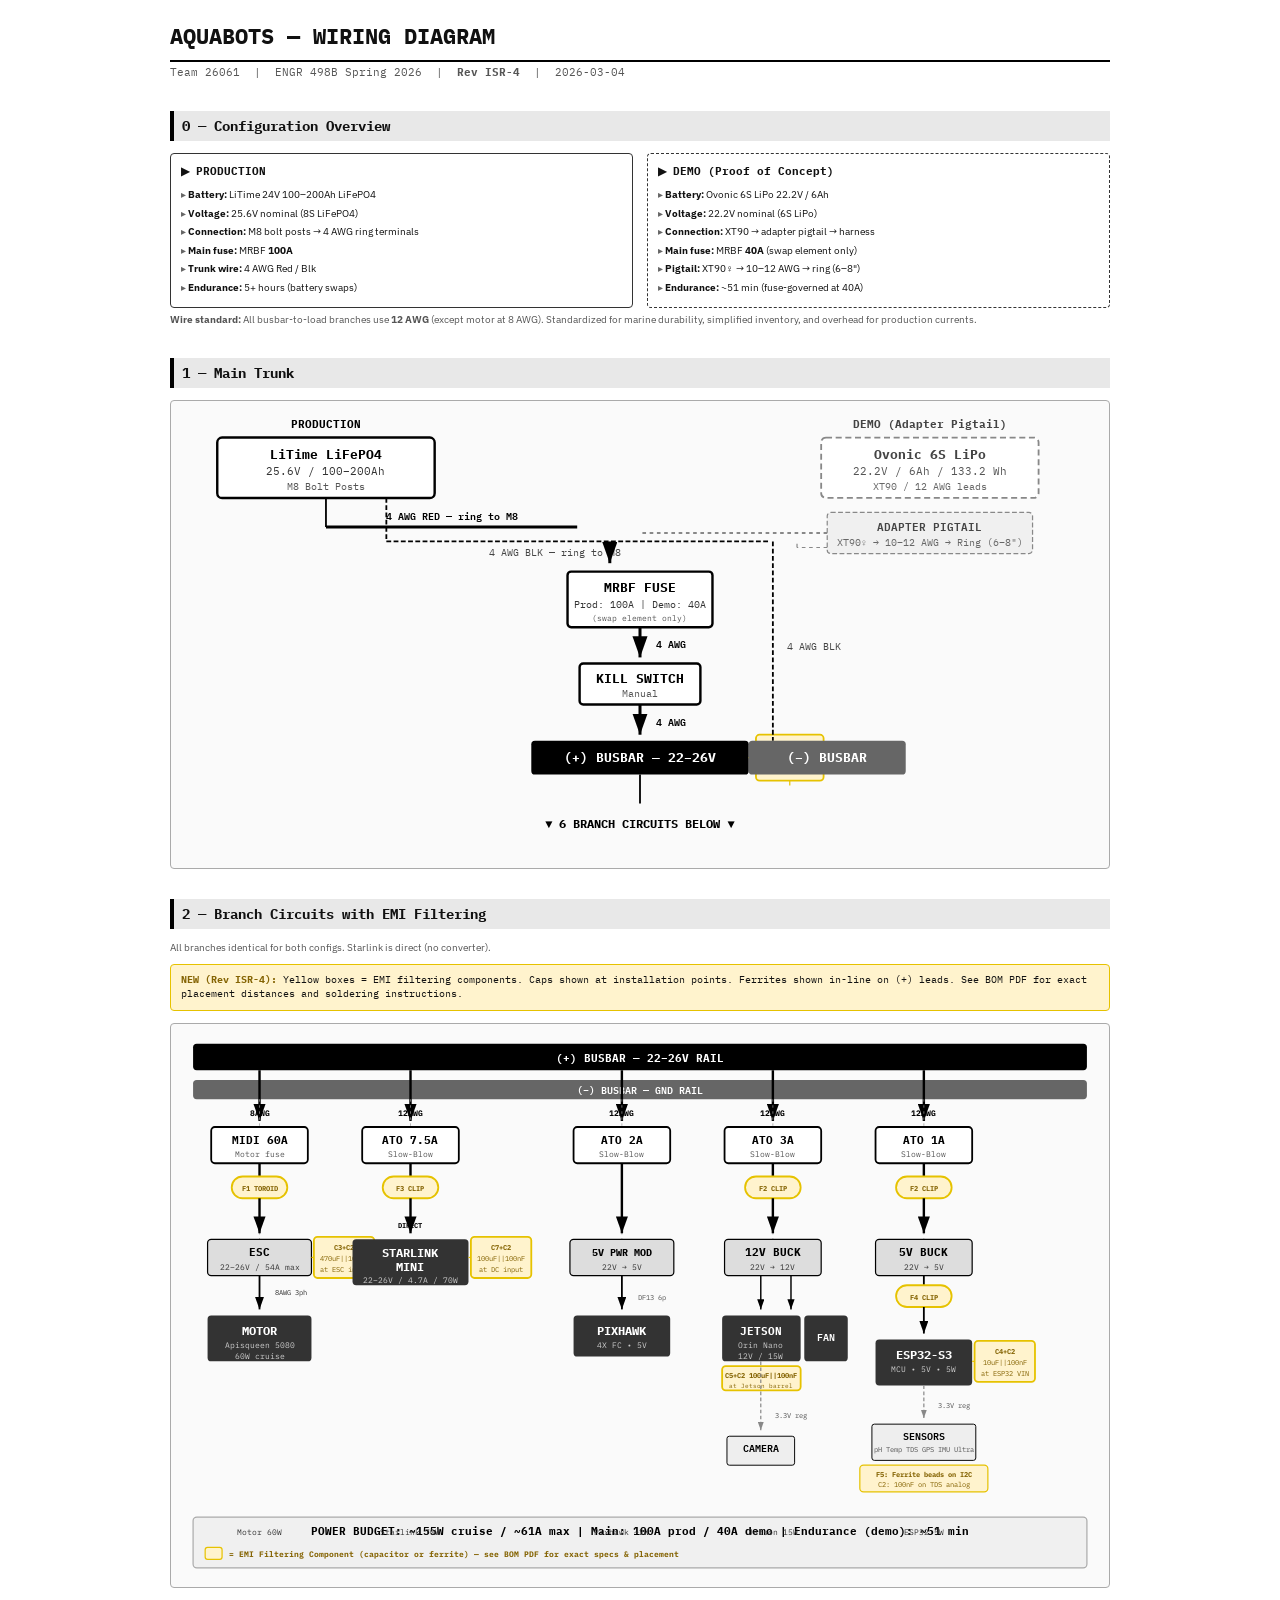
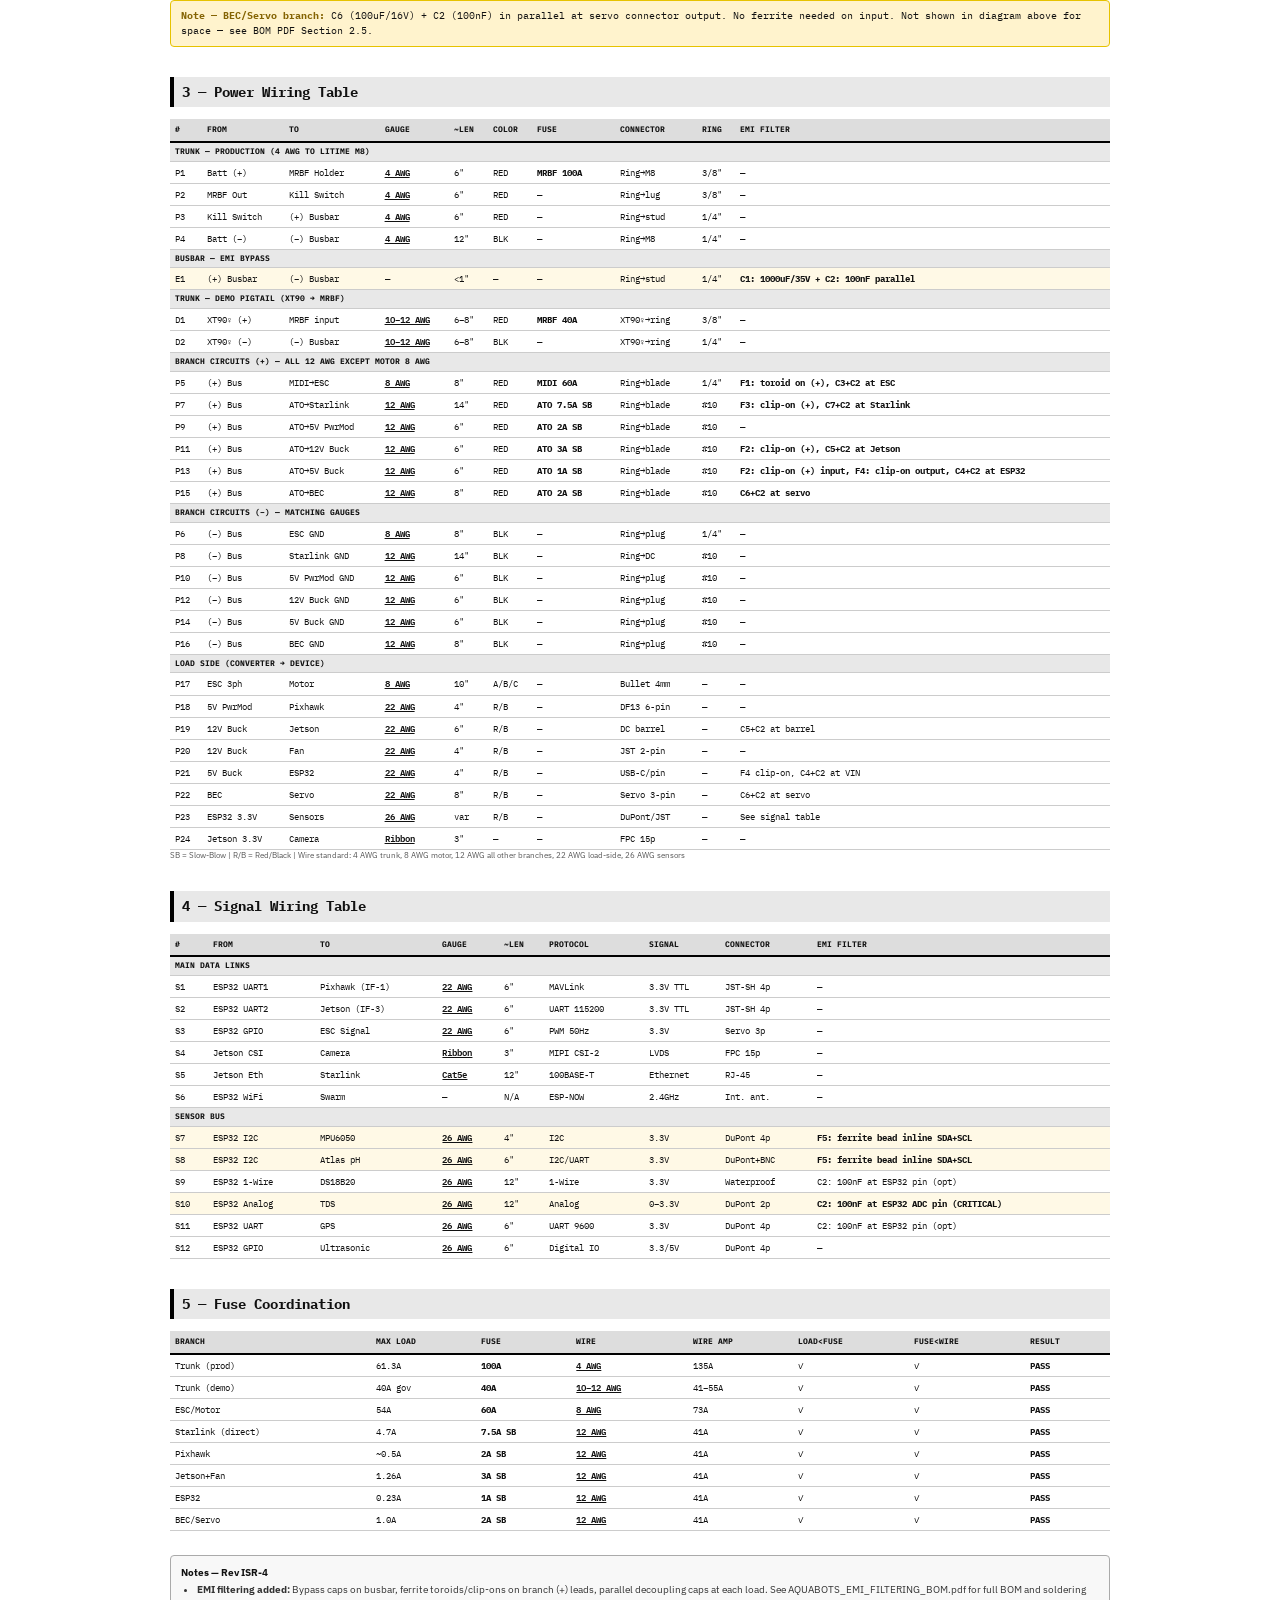
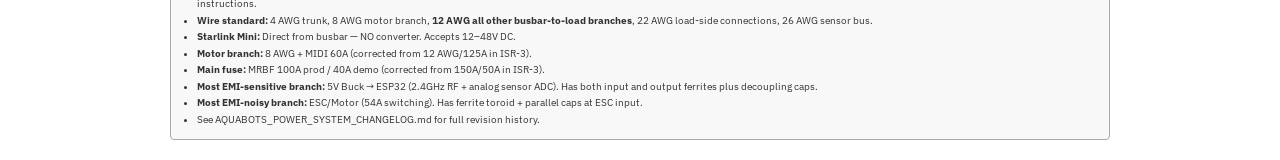
<file: docs/AQUABOTS_WIRING_DIAGRAM.html>
<!DOCTYPE html>
<html lang="en">
<head>
<meta charset="UTF-8">
<meta name="viewport" content="width=device-width, initial-scale=1.0">
<title>AQUABOTS Wiring Diagram — Rev ISR-4</title>
<style>
  @import url('https://fonts.googleapis.com/css2?family=IBM+Plex+Mono:wght@400;500;600;700&family=IBM+Plex+Sans:wght@400;500;600;700&display=swap');
  *{margin:0;padding:0;box-sizing:border-box}
  body{background:#fff;color:#111;font-family:'IBM Plex Sans',sans-serif;line-height:1.45;padding:20px}
  .container{max-width:940px;margin:0 auto}
  h1{font-family:'IBM Plex Mono',monospace;font-size:22px;font-weight:700;border-bottom:2px solid #000;padding-bottom:8px;margin-bottom:3px}
  .subtitle{font-family:'IBM Plex Mono',monospace;font-size:11px;color:#555;margin-bottom:24px}
  h2{font-family:'IBM Plex Mono',monospace;font-size:14px;font-weight:700;margin:30px 0 12px;padding:5px 8px;background:#e8e8e8;border-left:4px solid #000}
  svg text{font-family:'IBM Plex Mono',monospace}
  .diagram-wrap{border:1px solid #aaa;border-radius:4px;padding:10px;margin:12px 0;background:#fafafa}
  .diagram-wrap svg{width:100%;height:auto;display:block}
  .legend{display:flex;flex-wrap:wrap;gap:16px;margin:8px 0;font-size:10px;font-family:'IBM Plex Mono',monospace;color:#333}
  .legend-item{display:flex;align-items:center;gap:5px}
  .config-grid{display:grid;grid-template-columns:1fr 1fr;gap:14px;margin-top:8px}
  .config-card{padding:10px;border-radius:4px;border:1.5px solid #333}
  .config-card.demo{border-style:dashed}
  .config-card h4{font-family:'IBM Plex Mono',monospace;font-size:11px;margin-bottom:6px;font-weight:700}
  .config-card ul{list-style:none;padding:0}
  .config-card li{font-size:10px;padding:2px 0}
  .config-card li::before{content:"▸ ";color:#666}
  table{width:100%;border-collapse:collapse;font-size:9px;font-family:'IBM Plex Mono',monospace}
  thead th{background:#ddd;font-weight:700;text-align:left;padding:5px;border-bottom:2px solid #000;font-size:8px;text-transform:uppercase;white-space:nowrap}
  tbody td{padding:4px 5px;border-bottom:1px solid #ccc}
  .section-row td{background:#e8e8e8;font-weight:700;font-size:8px;text-transform:uppercase;padding:3px 5px}
  .wire-gauge{font-weight:600;text-decoration:underline}
  .fuse-val{font-weight:700}
  .demo-note{font-style:italic;font-size:8px}
  .notes{margin-top:24px;padding:10px;border:1px solid #aaa;border-radius:4px;font-size:10px;background:#f8f8f8}
  .notes li{margin:2px 0 2px 16px;color:#333}
  .emi-note{background:#fff3cd;border:1px solid #e6c200;border-radius:4px;padding:8px 10px;margin:8px 0;font-size:10px;font-family:'IBM Plex Mono',monospace}
  .emi-note strong{color:#856404}
  @media print{@page{size:letter;margin:0.4in}body{padding:0;font-size:9pt}h2{page-break-after:avoid}.diagram-wrap{page-break-inside:avoid}.notes{page-break-inside:avoid}tr{page-break-inside:avoid}}
</style>
</head>
<body>
<div class="container">

<h1>AQUABOTS — WIRING DIAGRAM</h1>
<div class="subtitle">Team 26061 &nbsp;|&nbsp; ENGR 498B Spring 2026 &nbsp;|&nbsp; <strong>Rev ISR-4</strong> &nbsp;|&nbsp; 2026-03-04</div>

<h2>0 — Configuration Overview</h2>
<div class="config-grid">
  <div class="config-card">
    <h4>▶ PRODUCTION</h4>
    <ul>
      <li><strong>Battery:</strong> LiTime 24V 100–200Ah LiFePO4</li>
      <li><strong>Voltage:</strong> 25.6V nominal (8S LiFePO4)</li>
      <li><strong>Connection:</strong> M8 bolt posts → 4 AWG ring terminals</li>
      <li><strong>Main fuse:</strong> MRBF <strong>100A</strong></li>
      <li><strong>Trunk wire:</strong> 4 AWG Red / Blk</li>
      <li><strong>Endurance:</strong> 5+ hours (battery swaps)</li>
    </ul>
  </div>
  <div class="config-card demo">
    <h4>▶ DEMO (Proof of Concept)</h4>
    <ul>
      <li><strong>Battery:</strong> Ovonic 6S LiPo 22.2V / 6Ah</li>
      <li><strong>Voltage:</strong> 22.2V nominal (6S LiPo)</li>
      <li><strong>Connection:</strong> XT90 → adapter pigtail → harness</li>
      <li><strong>Main fuse:</strong> MRBF <strong>40A</strong> (swap element only)</li>
      <li><strong>Pigtail:</strong> XT90♀ → 10–12 AWG → ring (6–8")</li>
      <li><strong>Endurance:</strong> ~51 min (fuse-governed at 40A)</li>
    </ul>
  </div>
</div>
<p style="font-size:10px;color:#555;margin-top:5px;"><strong>Wire standard:</strong> All busbar-to-load branches use <strong>12 AWG</strong> (except motor at 8 AWG). Standardized for marine durability, simplified inventory, and overhead for production currents.</p>

<h2>1 — Main Trunk</h2>
<div class="diagram-wrap">
<svg viewBox="0 0 760 370" xmlns="http://www.w3.org/2000/svg">
  <defs><marker id="ah-s" markerWidth="7" markerHeight="5" refX="7" refY="2.5" orient="auto"><path d="M0,0 L7,2.5 L0,5 Z" fill="#000"/></marker></defs>

  <text x="120" y="14" text-anchor="middle" fill="#000" font-size="9" font-weight="700">PRODUCTION</text>
  <rect x="30" y="22" width="180" height="50" rx="4" fill="#fff" stroke="#000" stroke-width="2"/>
  <text x="120" y="40" text-anchor="middle" fill="#000" font-size="11" font-weight="700">LiTime LiFePO4</text>
  <text x="120" y="53" text-anchor="middle" fill="#333" font-size="9">25.6V / 100–200Ah</text>
  <text x="120" y="65" text-anchor="middle" fill="#555" font-size="8">M8 Bolt Posts</text>

  <line x1="120" y1="72" x2="120" y2="96" stroke="#000" stroke-width="1.5"/>
  <line x1="120" y1="96" x2="328" y2="96" stroke="#000" stroke-width="2.5"/>
  <text x="224" y="90" text-anchor="middle" fill="#000" font-size="8" font-weight="600">4 AWG RED — ring to M8</text>
  <line x1="170" y1="72" x2="170" y2="108" stroke="#000" stroke-width="1.5" stroke-dasharray="4,2"/>
  <line x1="170" y1="108" x2="486" y2="108" stroke="#000" stroke-width="1.5" stroke-dasharray="4,2"/>
  <text x="310" y="120" text-anchor="middle" fill="#444" font-size="8">4 AWG BLK — ring to M8</text>

  <text x="620" y="14" text-anchor="middle" fill="#444" font-size="9" font-weight="700">DEMO (Adapter Pigtail)</text>
  <rect x="530" y="22" width="180" height="50" rx="4" fill="#fff" stroke="#888" stroke-width="1.5" stroke-dasharray="5,3"/>
  <text x="620" y="40" text-anchor="middle" fill="#444" font-size="11" font-weight="700">Ovonic 6S LiPo</text>
  <text x="620" y="53" text-anchor="middle" fill="#555" font-size="9">22.2V / 6Ah / 133.2 Wh</text>
  <text x="620" y="65" text-anchor="middle" fill="#666" font-size="8">XT90 / 12 AWG leads</text>

  <rect x="535" y="84" width="170" height="34" rx="3" fill="#f0f0f0" stroke="#888" stroke-width="1" stroke-dasharray="4,2"/>
  <text x="620" y="99" text-anchor="middle" fill="#444" font-size="9" font-weight="600">ADAPTER PIGTAIL</text>
  <text x="620" y="112" text-anchor="middle" fill="#666" font-size="8">XT90♀ → 10–12 AWG → Ring (6–8")</text>
  <line x1="535" y1="101" x2="380" y2="101" stroke="#888" stroke-width="1.5" stroke-dasharray="3,3"/>
  <line x1="535" y1="113" x2="510" y2="113" stroke="#888" stroke-width="1" stroke-dasharray="3,3"/>
  <line x1="510" y1="113" x2="510" y2="108" stroke="#888" stroke-width="1" stroke-dasharray="3,3"/>

  <rect x="320" y="133" width="120" height="46" rx="3" fill="#fff" stroke="#000" stroke-width="2"/>
  <text x="380" y="150" text-anchor="middle" fill="#000" font-size="11" font-weight="700">MRBF FUSE</text>
  <text x="380" y="163" text-anchor="middle" fill="#333" font-size="8">Prod: 100A | Demo: 40A</text>
  <text x="380" y="174" text-anchor="middle" fill="#555" font-size="7">(swap element only)</text>
  <line x1="355" y1="108" x2="355" y2="126" stroke="#000" stroke-width="2.5" marker-end="url(#ah-s)"/>

  <line x1="380" y1="179" x2="380" y2="204" stroke="#000" stroke-width="2.5" marker-end="url(#ah-s)"/>
  <text x="393" y="196" fill="#000" font-size="8" font-weight="600">4 AWG</text>

  <rect x="330" y="209" width="100" height="34" rx="3" fill="#fff" stroke="#000" stroke-width="2"/>
  <text x="380" y="225" text-anchor="middle" fill="#000" font-size="11" font-weight="700">KILL SWITCH</text>
  <text x="380" y="237" text-anchor="middle" fill="#555" font-size="8">Manual</text>

  <line x1="380" y1="243" x2="380" y2="268" stroke="#000" stroke-width="2.5" marker-end="url(#ah-s)"/>
  <text x="393" y="261" fill="#000" font-size="8" font-weight="600">4 AWG</text>

  <rect x="290" y="273" width="180" height="28" rx="3" fill="#000"/>
  <text x="380" y="291" text-anchor="middle" fill="#fff" font-size="11" font-weight="700">(+) BUSBAR — 22–26V</text>

  <!-- EMI: Busbar bypass caps C1 + C2 -->
  <rect x="476" y="268" width="56" height="38" rx="3" fill="#fff3cd" stroke="#e6c200" stroke-width="1.5"/>
  <text x="504" y="280" text-anchor="middle" fill="#856404" font-size="7" font-weight="700">C1+C2</text>
  <text x="504" y="289" text-anchor="middle" fill="#856404" font-size="6">1000uF||100nF</text>
  <text x="504" y="298" text-anchor="middle" fill="#856404" font-size="6">PARALLEL</text>
  <line x1="476" y1="287" x2="470" y2="287" stroke="#e6c200" stroke-width="1"/>
  <line x1="504" y1="306" x2="504" y2="310" stroke="#e6c200" stroke-width="1"/>

  <line x1="490" y1="108" x2="490" y2="273" stroke="#000" stroke-width="1.5" stroke-dasharray="4,2"/>
  <text x="502" y="198" fill="#444" font-size="8">4 AWG BLK</text>

  <rect x="470" y="273" width="130" height="28" rx="3" fill="#666"/>
  <text x="535" y="291" text-anchor="middle" fill="#fff" font-size="11" font-weight="700">(−) BUSBAR</text>

  <line x1="380" y1="301" x2="380" y2="325" stroke="#000" stroke-width="1.5"/>
  <text x="380" y="345" text-anchor="middle" fill="#000" font-size="10" font-weight="700">▼  6 BRANCH CIRCUITS BELOW  ▼</text>
</svg>
</div>

<h2>2 — Branch Circuits with EMI Filtering</h2>
<p style="font-size:10px;color:#555;margin-bottom:4px;">All branches identical for both configs. Starlink is direct (no converter).</p>
<div class="emi-note"><strong>NEW (Rev ISR-4):</strong> Yellow boxes = EMI filtering components. Caps shown at installation points. Ferrites shown in-line on (+) leads. See BOM PDF for exact placement distances and soldering instructions.</div>

<div class="diagram-wrap">
<svg viewBox="0 0 760 450" xmlns="http://www.w3.org/2000/svg">
  <defs>
    <marker id="b-s" markerWidth="7" markerHeight="5" refX="7" refY="2.5" orient="auto"><path d="M0,0 L7,2.5 L0,5 Z" fill="#000"/></marker>
    <marker id="b-g" markerWidth="7" markerHeight="5" refX="7" refY="2.5" orient="auto"><path d="M0,0 L7,2.5 L0,5 Z" fill="#888"/></marker>
  </defs>

  <!-- Busbars -->
  <rect x="10" y="8" width="740" height="22" rx="3" fill="#000"/>
  <text x="380" y="23" text-anchor="middle" fill="#fff" font-size="9" font-weight="700">(+) BUSBAR — 22–26V RAIL</text>
  <rect x="10" y="38" width="740" height="16" rx="3" fill="#666"/>
  <text x="380" y="50" text-anchor="middle" fill="#fff" font-size="8" font-weight="600">(−) BUSBAR — GND RAIL</text>

  <!-- ===== BRANCH 1: Motor — 8 AWG ===== -->
  <line x1="65" y1="30" x2="65" y2="72" stroke="#000" stroke-width="2" marker-end="url(#b-s)"/>
  <text x="65" y="68" text-anchor="middle" fill="#000" font-size="7" font-weight="700">8AWG</text>
  <line x1="65" y1="54" x2="65" y2="175" stroke="#999" stroke-width="0.6" stroke-dasharray="2,3"/>
  <rect x="25" y="77" width="80" height="30" rx="3" fill="#fff" stroke="#000" stroke-width="1.5"/>
  <text x="65" y="91" text-anchor="middle" fill="#000" font-size="9" font-weight="700">MIDI 60A</text>
  <text x="65" y="102" text-anchor="middle" fill="#555" font-size="7">Motor fuse</text>
  <line x1="65" y1="107" x2="65" y2="118" stroke="#000" stroke-width="2"/>

  <!-- EMI: Ferrite toroid F1 on ESC (+) lead -->
  <rect x="42" y="118" width="46" height="18" rx="9" fill="#fff3cd" stroke="#e6c200" stroke-width="1.5"/>
  <text x="65" y="130" text-anchor="middle" fill="#856404" font-size="6" font-weight="700">F1 TOROID</text>
  <line x1="65" y1="136" x2="65" y2="165" stroke="#000" stroke-width="2" marker-end="url(#b-s)"/>

  <rect x="22" y="170" width="86" height="30" rx="3" fill="#ddd" stroke="#000"/>
  <text x="65" y="184" text-anchor="middle" fill="#000" font-size="9" font-weight="700">ESC</text>
  <text x="65" y="195" text-anchor="middle" fill="#333" font-size="7">22–26V / 54A max</text>

  <!-- EMI: Caps C3+C2 at ESC input -->
  <rect x="110" y="168" width="50" height="34" rx="3" fill="#fff3cd" stroke="#e6c200" stroke-width="1.5"/>
  <text x="135" y="179" text-anchor="middle" fill="#856404" font-size="6" font-weight="700">C3+C2</text>
  <text x="135" y="188" text-anchor="middle" fill="#856404" font-size="5.5">470uF||100nF</text>
  <text x="135" y="197" text-anchor="middle" fill="#856404" font-size="5.5">at ESC input</text>
  <line x1="110" y1="185" x2="108" y2="185" stroke="#e6c200" stroke-width="1"/>

  <line x1="65" y1="200" x2="65" y2="228" stroke="#000" stroke-width="1.5" marker-end="url(#b-s)"/>
  <text x="78" y="216" fill="#333" font-size="6">8AWG 3ph</text>
  <rect x="22" y="233" width="86" height="38" rx="3" fill="#333"/>
  <text x="65" y="249" text-anchor="middle" fill="#fff" font-size="10" font-weight="700">MOTOR</text>
  <text x="65" y="260" text-anchor="middle" fill="#ccc" font-size="7">Apisqueen 5080</text>
  <text x="65" y="269" text-anchor="middle" fill="#ccc" font-size="7">60W cruise</text>

  <!-- ===== BRANCH 2: Starlink DIRECT — 12 AWG ===== -->
  <line x1="190" y1="30" x2="190" y2="72" stroke="#000" stroke-width="2" marker-end="url(#b-s)"/>
  <text x="190" y="68" text-anchor="middle" fill="#000" font-size="7" font-weight="700">12AWG</text>
  <line x1="190" y1="54" x2="190" y2="137" stroke="#999" stroke-width="0.6" stroke-dasharray="2,3"/>
  <rect x="150" y="77" width="80" height="30" rx="3" fill="#fff" stroke="#000" stroke-width="1.5"/>
  <text x="190" y="91" text-anchor="middle" fill="#000" font-size="9" font-weight="700">ATO 7.5A</text>
  <text x="190" y="102" text-anchor="middle" fill="#555" font-size="7">Slow-Blow</text>
  <line x1="190" y1="107" x2="190" y2="118" stroke="#000" stroke-width="2"/>

  <!-- EMI: Clip-on ferrite F3 on Starlink (+) lead -->
  <rect x="167" y="118" width="46" height="18" rx="9" fill="#fff3cd" stroke="#e6c200" stroke-width="1.5"/>
  <text x="190" y="130" text-anchor="middle" fill="#856404" font-size="6" font-weight="700">F3 CLIP</text>
  <line x1="190" y1="136" x2="190" y2="165" stroke="#000" stroke-width="2" marker-end="url(#b-s)"/>
  <text x="190" y="161" text-anchor="middle" fill="#000" font-size="6" font-weight="700">DIRECT</text>

  <rect x="142" y="170" width="96" height="38" rx="3" fill="#333"/>
  <text x="190" y="185" text-anchor="middle" fill="#fff" font-size="10" font-weight="700">STARLINK</text>
  <text x="190" y="196" text-anchor="middle" fill="#fff" font-size="10" font-weight="700">MINI</text>
  <text x="190" y="206" text-anchor="middle" fill="#ccc" font-size="7">22–26V / 4.7A / 70W</text>

  <!-- EMI: Caps C7+C2 at Starlink input -->
  <rect x="240" y="168" width="50" height="34" rx="3" fill="#fff3cd" stroke="#e6c200" stroke-width="1.5"/>
  <text x="265" y="179" text-anchor="middle" fill="#856404" font-size="6" font-weight="700">C7+C2</text>
  <text x="265" y="188" text-anchor="middle" fill="#856404" font-size="5.5">100uF||100nF</text>
  <text x="265" y="197" text-anchor="middle" fill="#856404" font-size="5.5">at DC input</text>
  <line x1="240" y1="185" x2="238" y2="185" stroke="#e6c200" stroke-width="1"/>

  <!-- ===== BRANCH 3: 5V Pwr Mod → Pixhawk — 12 AWG ===== -->
  <line x1="365" y1="30" x2="365" y2="72" stroke="#000" stroke-width="2" marker-end="url(#b-s)"/>
  <text x="365" y="68" text-anchor="middle" fill="#000" font-size="7" font-weight="700">12AWG</text>
  <line x1="365" y1="54" x2="365" y2="175" stroke="#999" stroke-width="0.6" stroke-dasharray="2,3"/>
  <rect x="325" y="77" width="80" height="30" rx="3" fill="#fff" stroke="#000" stroke-width="1.5"/>
  <text x="365" y="91" text-anchor="middle" fill="#000" font-size="9" font-weight="700">ATO 2A</text>
  <text x="365" y="102" text-anchor="middle" fill="#555" font-size="7">Slow-Blow</text>
  <line x1="365" y1="107" x2="365" y2="165" stroke="#000" stroke-width="2" marker-end="url(#b-s)"/>
  <rect x="322" y="170" width="86" height="30" rx="3" fill="#ddd" stroke="#000"/>
  <text x="365" y="184" text-anchor="middle" fill="#000" font-size="8" font-weight="700">5V PWR MOD</text>
  <text x="365" y="195" text-anchor="middle" fill="#333" font-size="7">22V → 5V</text>
  <line x1="365" y1="200" x2="365" y2="228" stroke="#000" stroke-width="1.5" marker-end="url(#b-s)"/>
  <text x="378" y="220" fill="#555" font-size="6">DF13 6p</text>
  <rect x="325" y="233" width="80" height="34" rx="3" fill="#333"/>
  <text x="365" y="249" text-anchor="middle" fill="#fff" font-size="10" font-weight="700">PIXHAWK</text>
  <text x="365" y="260" text-anchor="middle" fill="#ccc" font-size="7">4X FC • 5V</text>

  <!-- ===== BRANCH 4: 12V Buck → Jetson — 12 AWG ===== -->
  <line x1="490" y1="30" x2="490" y2="72" stroke="#000" stroke-width="2" marker-end="url(#b-s)"/>
  <text x="490" y="68" text-anchor="middle" fill="#000" font-size="7" font-weight="700">12AWG</text>
  <line x1="490" y1="54" x2="490" y2="175" stroke="#999" stroke-width="0.6" stroke-dasharray="2,3"/>
  <rect x="450" y="77" width="80" height="30" rx="3" fill="#fff" stroke="#000" stroke-width="1.5"/>
  <text x="490" y="91" text-anchor="middle" fill="#000" font-size="9" font-weight="700">ATO 3A</text>
  <text x="490" y="102" text-anchor="middle" fill="#555" font-size="7">Slow-Blow</text>
  <line x1="490" y1="107" x2="490" y2="118" stroke="#000" stroke-width="2"/>

  <!-- EMI: Clip-on ferrite F2 on 12V Buck input (+) lead -->
  <rect x="467" y="118" width="46" height="18" rx="9" fill="#fff3cd" stroke="#e6c200" stroke-width="1.5"/>
  <text x="490" y="130" text-anchor="middle" fill="#856404" font-size="6" font-weight="700">F2 CLIP</text>
  <line x1="490" y1="136" x2="490" y2="165" stroke="#000" stroke-width="2" marker-end="url(#b-s)"/>

  <rect x="450" y="170" width="80" height="30" rx="3" fill="#ddd" stroke="#000"/>
  <text x="490" y="184" text-anchor="middle" fill="#000" font-size="9" font-weight="700">12V BUCK</text>
  <text x="490" y="195" text-anchor="middle" fill="#333" font-size="7">22V → 12V</text>
  <line x1="480" y1="200" x2="480" y2="228" stroke="#000" stroke-width="1.2" marker-end="url(#b-s)"/>
  <line x1="505" y1="200" x2="505" y2="228" stroke="#000" stroke-width="1.2" marker-end="url(#b-s)"/>

  <rect x="448" y="233" width="65" height="38" rx="3" fill="#333"/>
  <text x="480" y="249" text-anchor="middle" fill="#fff" font-size="9" font-weight="700">JETSON</text>
  <text x="480" y="260" text-anchor="middle" fill="#ccc" font-size="7">Orin Nano</text>
  <text x="480" y="269" text-anchor="middle" fill="#ccc" font-size="7">12V / 15W</text>
  <rect x="516" y="233" width="36" height="38" rx="3" fill="#333"/>
  <text x="534" y="254" text-anchor="middle" fill="#fff" font-size="8" font-weight="600">FAN</text>

  <!-- EMI: Caps C5+C2 at Jetson DC input -->
  <rect x="448" y="275" width="65" height="20" rx="3" fill="#fff3cd" stroke="#e6c200" stroke-width="1.5"/>
  <text x="480" y="285" text-anchor="middle" fill="#856404" font-size="5.5" font-weight="700">C5+C2 100uF||100nF</text>
  <text x="480" y="293" text-anchor="middle" fill="#856404" font-size="5">at Jetson barrel</text>

  <line x1="480" y1="271" x2="480" y2="328" stroke="#888" stroke-width="1" stroke-dasharray="3,2" marker-end="url(#b-g)"/>
  <text x="492" y="318" fill="#555" font-size="6">3.3V reg</text>
  <rect x="452" y="333" width="56" height="24" rx="2" fill="#eee" stroke="#000" stroke-width="0.8"/>
  <text x="480" y="346" text-anchor="middle" fill="#000" font-size="8" font-weight="600">CAMERA</text>

  <!-- ===== BRANCH 5: 5V Buck → ESP32 — 12 AWG ===== -->
  <line x1="615" y1="30" x2="615" y2="72" stroke="#000" stroke-width="2" marker-end="url(#b-s)"/>
  <text x="615" y="68" text-anchor="middle" fill="#000" font-size="7" font-weight="700">12AWG</text>
  <line x1="615" y1="54" x2="615" y2="175" stroke="#999" stroke-width="0.6" stroke-dasharray="2,3"/>
  <rect x="575" y="77" width="80" height="30" rx="3" fill="#fff" stroke="#000" stroke-width="1.5"/>
  <text x="615" y="91" text-anchor="middle" fill="#000" font-size="9" font-weight="700">ATO 1A</text>
  <text x="615" y="102" text-anchor="middle" fill="#555" font-size="7">Slow-Blow</text>
  <line x1="615" y1="107" x2="615" y2="118" stroke="#000" stroke-width="2"/>

  <!-- EMI: Clip-on ferrite F2 on 5V Buck input (+) lead -->
  <rect x="592" y="118" width="46" height="18" rx="9" fill="#fff3cd" stroke="#e6c200" stroke-width="1.5"/>
  <text x="615" y="130" text-anchor="middle" fill="#856404" font-size="6" font-weight="700">F2 CLIP</text>
  <line x1="615" y1="136" x2="615" y2="165" stroke="#000" stroke-width="2" marker-end="url(#b-s)"/>

  <rect x="575" y="170" width="80" height="30" rx="3" fill="#ddd" stroke="#000"/>
  <text x="615" y="184" text-anchor="middle" fill="#000" font-size="9" font-weight="700">5V BUCK</text>
  <text x="615" y="195" text-anchor="middle" fill="#333" font-size="7">22V → 5V</text>
  <line x1="615" y1="200" x2="615" y2="208" stroke="#000" stroke-width="1.5"/>

  <!-- EMI: Clip-on ferrite F4 on 5V Buck OUTPUT to ESP32 -->
  <rect x="592" y="208" width="46" height="18" rx="9" fill="#fff3cd" stroke="#e6c200" stroke-width="1.5"/>
  <text x="615" y="220" text-anchor="middle" fill="#856404" font-size="6" font-weight="700">F4 CLIP</text>
  <line x1="615" y1="226" x2="615" y2="248" stroke="#000" stroke-width="1.5" marker-end="url(#b-s)"/>

  <rect x="575" y="253" width="80" height="38" rx="3" fill="#333"/>
  <text x="615" y="269" text-anchor="middle" fill="#fff" font-size="10" font-weight="700">ESP32-S3</text>
  <text x="615" y="280" text-anchor="middle" fill="#ccc" font-size="7">MCU • 5V • 5W</text>

  <!-- EMI: Caps C4+C2 at ESP32 VIN -->
  <rect x="657" y="254" width="50" height="34" rx="3" fill="#fff3cd" stroke="#e6c200" stroke-width="1.5"/>
  <text x="682" y="265" text-anchor="middle" fill="#856404" font-size="6" font-weight="700">C4+C2</text>
  <text x="682" y="274" text-anchor="middle" fill="#856404" font-size="5.5">10uF||100nF</text>
  <text x="682" y="283" text-anchor="middle" fill="#856404" font-size="5.5">at ESP32 VIN</text>
  <line x1="657" y1="271" x2="655" y2="271" stroke="#e6c200" stroke-width="1"/>

  <line x1="615" y1="291" x2="615" y2="318" stroke="#888" stroke-width="1" stroke-dasharray="3,2" marker-end="url(#b-g)"/>
  <text x="627" y="310" fill="#555" font-size="6">3.3V reg</text>
  <rect x="572" y="323" width="86" height="30" rx="2" fill="#eee" stroke="#000" stroke-width="0.8"/>
  <text x="615" y="336" text-anchor="middle" fill="#000" font-size="8" font-weight="600">SENSORS</text>
  <text x="615" y="346" text-anchor="middle" fill="#555" font-size="6">pH Temp TDS GPS IMU Ultra</text>

  <!-- EMI: Sensor-level filtering note -->
  <rect x="562" y="357" width="106" height="22" rx="3" fill="#fff3cd" stroke="#e6c200" stroke-width="1"/>
  <text x="615" y="367" text-anchor="middle" fill="#856404" font-size="5.5" font-weight="700">F5: Ferrite beads on I2C</text>
  <text x="615" y="375" text-anchor="middle" fill="#856404" font-size="5.5">C2: 100nF on TDS analog</text>

  <!-- ===== BRANCH 6: BEC → Servo — 12 AWG ===== -->
  <!-- Shifted right slightly since branch 5 expanded -->
  <line x1="40" y1="400" x2="40" y2="400" stroke="none"/>

  <!-- Legend -->
  <rect x="10" y="400" width="740" height="42" rx="3" fill="#f0f0f0" stroke="#aaa"/>
  <text x="380" y="415" text-anchor="middle" fill="#000" font-size="9" font-weight="700">POWER BUDGET: ~155W cruise / ~61A max | Main: 100A prod / 40A demo | Endurance (demo): ~51 min</text>
  <rect x="20" y="425" width="14" height="10" rx="2" fill="#fff3cd" stroke="#e6c200" stroke-width="1"/>
  <text x="40" y="433" fill="#856404" font-size="7" font-weight="700">= EMI Filtering Component (capacitor or ferrite) — see BOM PDF for exact specs &amp; placement</text>
  <text x="65" y="415" text-anchor="middle" fill="#333" font-size="7">Motor 60W</text>
  <text x="190" y="415" text-anchor="middle" fill="#333" font-size="7">Starlink 70W</text>
  <text x="365" y="415" text-anchor="middle" fill="#333" font-size="7">Pixhawk ~2W</text>
  <text x="490" y="415" text-anchor="middle" fill="#333" font-size="7">Jetson 15W</text>
  <text x="615" y="415" text-anchor="middle" fill="#333" font-size="7">ESP32 5W</text>
</svg>
</div>

<div class="emi-note"><strong>Note — BEC/Servo branch:</strong> C6 (100uF/16V) + C2 (100nF) in parallel at servo connector output. No ferrite needed on input. Not shown in diagram above for space — see BOM PDF Section 2.5.</div>

<h2>3 — Power Wiring Table</h2>
<table>
<thead><tr><th>#</th><th>From</th><th>To</th><th>Gauge</th><th>~Len</th><th>Color</th><th>Fuse</th><th>Connector</th><th>Ring</th><th>EMI Filter</th></tr></thead>
<tbody>
  <tr class="section-row"><td colspan="10">Trunk — Production (4 AWG to LiTime M8)</td></tr>
  <tr><td>P1</td><td>Batt (+)</td><td>MRBF Holder</td><td class="wire-gauge">4 AWG</td><td>6"</td><td>RED</td><td class="fuse-val">MRBF 100A</td><td>Ring→M8</td><td>3/8"</td><td>—</td></tr>
  <tr><td>P2</td><td>MRBF Out</td><td>Kill Switch</td><td class="wire-gauge">4 AWG</td><td>6"</td><td>RED</td><td>—</td><td>Ring→lug</td><td>3/8"</td><td>—</td></tr>
  <tr><td>P3</td><td>Kill Switch</td><td>(+) Busbar</td><td class="wire-gauge">4 AWG</td><td>6"</td><td>RED</td><td>—</td><td>Ring→stud</td><td>1/4"</td><td>—</td></tr>
  <tr><td>P4</td><td>Batt (−)</td><td>(−) Busbar</td><td class="wire-gauge">4 AWG</td><td>12"</td><td>BLK</td><td>—</td><td>Ring→M8</td><td>1/4"</td><td>—</td></tr>
  <tr class="section-row"><td colspan="10">Busbar — EMI Bypass</td></tr>
  <tr style="background:#fff9e6;"><td>E1</td><td>(+) Busbar</td><td>(−) Busbar</td><td>—</td><td>&lt;1"</td><td>—</td><td>—</td><td>Ring→stud</td><td>1/4"</td><td><strong>C1: 1000uF/35V + C2: 100nF parallel</strong></td></tr>
  <tr class="section-row"><td colspan="10">Trunk — Demo Pigtail (XT90 → MRBF)</td></tr>
  <tr><td>D1</td><td>XT90♀ (+)</td><td>MRBF input</td><td class="wire-gauge">10–12 AWG</td><td>6–8"</td><td>RED</td><td class="fuse-val">MRBF 40A</td><td>XT90♀→ring</td><td>3/8"</td><td>—</td></tr>
  <tr><td>D2</td><td>XT90♀ (−)</td><td>(−) Busbar</td><td class="wire-gauge">10–12 AWG</td><td>6–8"</td><td>BLK</td><td>—</td><td>XT90♀→ring</td><td>1/4"</td><td>—</td></tr>
  <tr class="section-row"><td colspan="10">Branch Circuits (+) — All 12 AWG except Motor 8 AWG</td></tr>
  <tr><td>P5</td><td>(+) Bus</td><td>MIDI→ESC</td><td class="wire-gauge">8 AWG</td><td>8"</td><td>RED</td><td class="fuse-val">MIDI 60A</td><td>Ring→blade</td><td>1/4"</td><td><strong>F1: toroid on (+), C3+C2 at ESC</strong></td></tr>
  <tr><td>P7</td><td>(+) Bus</td><td>ATO→Starlink</td><td class="wire-gauge">12 AWG</td><td>14"</td><td>RED</td><td class="fuse-val">ATO 7.5A SB</td><td>Ring→blade</td><td>#10</td><td><strong>F3: clip-on (+), C7+C2 at Starlink</strong></td></tr>
  <tr><td>P9</td><td>(+) Bus</td><td>ATO→5V PwrMod</td><td class="wire-gauge">12 AWG</td><td>6"</td><td>RED</td><td class="fuse-val">ATO 2A SB</td><td>Ring→blade</td><td>#10</td><td>—</td></tr>
  <tr><td>P11</td><td>(+) Bus</td><td>ATO→12V Buck</td><td class="wire-gauge">12 AWG</td><td>6"</td><td>RED</td><td class="fuse-val">ATO 3A SB</td><td>Ring→blade</td><td>#10</td><td><strong>F2: clip-on (+), C5+C2 at Jetson</strong></td></tr>
  <tr><td>P13</td><td>(+) Bus</td><td>ATO→5V Buck</td><td class="wire-gauge">12 AWG</td><td>6"</td><td>RED</td><td class="fuse-val">ATO 1A SB</td><td>Ring→blade</td><td>#10</td><td><strong>F2: clip-on (+) input, F4: clip-on output, C4+C2 at ESP32</strong></td></tr>
  <tr><td>P15</td><td>(+) Bus</td><td>ATO→BEC</td><td class="wire-gauge">12 AWG</td><td>8"</td><td>RED</td><td class="fuse-val">ATO 2A SB</td><td>Ring→blade</td><td>#10</td><td><strong>C6+C2 at servo</strong></td></tr>
  <tr class="section-row"><td colspan="10">Branch Circuits (−) — Matching gauges</td></tr>
  <tr><td>P6</td><td>(−) Bus</td><td>ESC GND</td><td class="wire-gauge">8 AWG</td><td>8"</td><td>BLK</td><td>—</td><td>Ring→plug</td><td>1/4"</td><td>—</td></tr>
  <tr><td>P8</td><td>(−) Bus</td><td>Starlink GND</td><td class="wire-gauge">12 AWG</td><td>14"</td><td>BLK</td><td>—</td><td>Ring→DC</td><td>#10</td><td>—</td></tr>
  <tr><td>P10</td><td>(−) Bus</td><td>5V PwrMod GND</td><td class="wire-gauge">12 AWG</td><td>6"</td><td>BLK</td><td>—</td><td>Ring→plug</td><td>#10</td><td>—</td></tr>
  <tr><td>P12</td><td>(−) Bus</td><td>12V Buck GND</td><td class="wire-gauge">12 AWG</td><td>6"</td><td>BLK</td><td>—</td><td>Ring→plug</td><td>#10</td><td>—</td></tr>
  <tr><td>P14</td><td>(−) Bus</td><td>5V Buck GND</td><td class="wire-gauge">12 AWG</td><td>6"</td><td>BLK</td><td>—</td><td>Ring→plug</td><td>#10</td><td>—</td></tr>
  <tr><td>P16</td><td>(−) Bus</td><td>BEC GND</td><td class="wire-gauge">12 AWG</td><td>8"</td><td>BLK</td><td>—</td><td>Ring→plug</td><td>#10</td><td>—</td></tr>
  <tr class="section-row"><td colspan="10">Load Side (Converter → Device)</td></tr>
  <tr><td>P17</td><td>ESC 3ph</td><td>Motor</td><td class="wire-gauge">8 AWG</td><td>10"</td><td>A/B/C</td><td>—</td><td>Bullet 4mm</td><td>—</td><td>—</td></tr>
  <tr><td>P18</td><td>5V PwrMod</td><td>Pixhawk</td><td class="wire-gauge">22 AWG</td><td>4"</td><td>R/B</td><td>—</td><td>DF13 6-pin</td><td>—</td><td>—</td></tr>
  <tr><td>P19</td><td>12V Buck</td><td>Jetson</td><td class="wire-gauge">22 AWG</td><td>6"</td><td>R/B</td><td>—</td><td>DC barrel</td><td>—</td><td>C5+C2 at barrel</td></tr>
  <tr><td>P20</td><td>12V Buck</td><td>Fan</td><td class="wire-gauge">22 AWG</td><td>4"</td><td>R/B</td><td>—</td><td>JST 2-pin</td><td>—</td><td>—</td></tr>
  <tr><td>P21</td><td>5V Buck</td><td>ESP32</td><td class="wire-gauge">22 AWG</td><td>4"</td><td>R/B</td><td>—</td><td>USB-C/pin</td><td>—</td><td>F4 clip-on, C4+C2 at VIN</td></tr>
  <tr><td>P22</td><td>BEC</td><td>Servo</td><td class="wire-gauge">22 AWG</td><td>8"</td><td>R/B</td><td>—</td><td>Servo 3-pin</td><td>—</td><td>C6+C2 at servo</td></tr>
  <tr><td>P23</td><td>ESP32 3.3V</td><td>Sensors</td><td class="wire-gauge">26 AWG</td><td>var</td><td>R/B</td><td>—</td><td>DuPont/JST</td><td>—</td><td>See signal table</td></tr>
  <tr><td>P24</td><td>Jetson 3.3V</td><td>Camera</td><td class="wire-gauge">Ribbon</td><td>3"</td><td>—</td><td>—</td><td>FPC 15p</td><td>—</td><td>—</td></tr>
</tbody>
</table>
<p style="font-size:8px;color:#555;">SB = Slow-Blow | R/B = Red/Black | Wire standard: 4 AWG trunk, 8 AWG motor, 12 AWG all other branches, 22 AWG load-side, 26 AWG sensors</p>

<h2>4 — Signal Wiring Table</h2>
<table>
<thead><tr><th>#</th><th>From</th><th>To</th><th>Gauge</th><th>~Len</th><th>Protocol</th><th>Signal</th><th>Connector</th><th>EMI Filter</th></tr></thead>
<tbody>
  <tr class="section-row"><td colspan="9">Main Data Links</td></tr>
  <tr><td>S1</td><td>ESP32 UART1</td><td>Pixhawk (IF-1)</td><td class="wire-gauge">22 AWG</td><td>6"</td><td>MAVLink</td><td>3.3V TTL</td><td>JST-SH 4p</td><td>—</td></tr>
  <tr><td>S2</td><td>ESP32 UART2</td><td>Jetson (IF-3)</td><td class="wire-gauge">22 AWG</td><td>6"</td><td>UART 115200</td><td>3.3V TTL</td><td>JST-SH 4p</td><td>—</td></tr>
  <tr><td>S3</td><td>ESP32 GPIO</td><td>ESC Signal</td><td class="wire-gauge">22 AWG</td><td>6"</td><td>PWM 50Hz</td><td>3.3V</td><td>Servo 3p</td><td>—</td></tr>
  <tr><td>S4</td><td>Jetson CSI</td><td>Camera</td><td class="wire-gauge">Ribbon</td><td>3"</td><td>MIPI CSI-2</td><td>LVDS</td><td>FPC 15p</td><td>—</td></tr>
  <tr><td>S5</td><td>Jetson Eth</td><td>Starlink</td><td class="wire-gauge">Cat5e</td><td>12"</td><td>100BASE-T</td><td>Ethernet</td><td>RJ-45</td><td>—</td></tr>
  <tr><td>S6</td><td>ESP32 WiFi</td><td>Swarm</td><td>—</td><td>N/A</td><td>ESP-NOW</td><td>2.4GHz</td><td>Int. ant.</td><td>—</td></tr>
  <tr class="section-row"><td colspan="9">Sensor Bus</td></tr>
  <tr style="background:#fff9e6;"><td>S7</td><td>ESP32 I2C</td><td>MPU6050</td><td class="wire-gauge">26 AWG</td><td>4"</td><td>I2C</td><td>3.3V</td><td>DuPont 4p</td><td><strong>F5: ferrite bead inline SDA+SCL</strong></td></tr>
  <tr style="background:#fff9e6;"><td>S8</td><td>ESP32 I2C</td><td>Atlas pH</td><td class="wire-gauge">26 AWG</td><td>6"</td><td>I2C/UART</td><td>3.3V</td><td>DuPont+BNC</td><td><strong>F5: ferrite bead inline SDA+SCL</strong></td></tr>
  <tr><td>S9</td><td>ESP32 1-Wire</td><td>DS18B20</td><td class="wire-gauge">26 AWG</td><td>12"</td><td>1-Wire</td><td>3.3V</td><td>Waterproof</td><td>C2: 100nF at ESP32 pin (opt)</td></tr>
  <tr style="background:#fff9e6;"><td>S10</td><td>ESP32 Analog</td><td>TDS</td><td class="wire-gauge">26 AWG</td><td>12"</td><td>Analog</td><td>0–3.3V</td><td>DuPont 2p</td><td><strong>C2: 100nF at ESP32 ADC pin (CRITICAL)</strong></td></tr>
  <tr><td>S11</td><td>ESP32 UART</td><td>GPS</td><td class="wire-gauge">26 AWG</td><td>6"</td><td>UART 9600</td><td>3.3V</td><td>DuPont 4p</td><td>C2: 100nF at ESP32 pin (opt)</td></tr>
  <tr><td>S12</td><td>ESP32 GPIO</td><td>Ultrasonic</td><td class="wire-gauge">26 AWG</td><td>6"</td><td>Digital IO</td><td>3.3/5V</td><td>DuPont 4p</td><td>—</td></tr>
</tbody>
</table>

<h2>5 — Fuse Coordination</h2>
<table>
<thead><tr><th>Branch</th><th>Max Load</th><th>Fuse</th><th>Wire</th><th>Wire Amp</th><th>Load&lt;Fuse</th><th>Fuse&lt;Wire</th><th>Result</th></tr></thead>
<tbody>
  <tr><td>Trunk (prod)</td><td>61.3A</td><td class="fuse-val">100A</td><td class="wire-gauge">4 AWG</td><td>135A</td><td>✓</td><td>✓</td><td><strong>PASS</strong></td></tr>
  <tr><td>Trunk (demo)</td><td>40A gov</td><td class="fuse-val">40A</td><td class="wire-gauge">10–12 AWG</td><td>41–55A</td><td>✓</td><td>✓</td><td><strong>PASS</strong></td></tr>
  <tr><td>ESC/Motor</td><td>54A</td><td class="fuse-val">60A</td><td class="wire-gauge">8 AWG</td><td>73A</td><td>✓</td><td>✓</td><td><strong>PASS</strong></td></tr>
  <tr><td>Starlink (direct)</td><td>4.7A</td><td class="fuse-val">7.5A SB</td><td class="wire-gauge">12 AWG</td><td>41A</td><td>✓</td><td>✓</td><td><strong>PASS</strong></td></tr>
  <tr><td>Pixhawk</td><td>~0.5A</td><td class="fuse-val">2A SB</td><td class="wire-gauge">12 AWG</td><td>41A</td><td>✓</td><td>✓</td><td><strong>PASS</strong></td></tr>
  <tr><td>Jetson+Fan</td><td>1.26A</td><td class="fuse-val">3A SB</td><td class="wire-gauge">12 AWG</td><td>41A</td><td>✓</td><td>✓</td><td><strong>PASS</strong></td></tr>
  <tr><td>ESP32</td><td>0.23A</td><td class="fuse-val">1A SB</td><td class="wire-gauge">12 AWG</td><td>41A</td><td>✓</td><td>✓</td><td><strong>PASS</strong></td></tr>
  <tr><td>BEC/Servo</td><td>1.0A</td><td class="fuse-val">2A SB</td><td class="wire-gauge">12 AWG</td><td>41A</td><td>✓</td><td>✓</td><td><strong>PASS</strong></td></tr>
</tbody>
</table>

<div class="notes">
  <strong>Notes — Rev ISR-4</strong>
  <ul>
    <li><strong>EMI filtering added:</strong> Bypass caps on busbar, ferrite toroids/clip-ons on branch (+) leads, parallel decoupling caps at each load. See AQUABOTS_EMI_FILTERING_BOM.pdf for full BOM and soldering instructions.</li>
    <li><strong>Wire standard:</strong> 4 AWG trunk, 8 AWG motor branch, <strong>12 AWG all other busbar-to-load branches</strong>, 22 AWG load-side connections, 26 AWG sensor bus.</li>
    <li><strong>Starlink Mini:</strong> Direct from busbar — NO converter. Accepts 12–48V DC.</li>
    <li><strong>Motor branch:</strong> 8 AWG + MIDI 60A (corrected from 12 AWG/125A in ISR-3).</li>
    <li><strong>Main fuse:</strong> MRBF 100A prod / 40A demo (corrected from 150A/50A in ISR-3).</li>
    <li><strong>Most EMI-sensitive branch:</strong> 5V Buck → ESP32 (2.4GHz RF + analog sensor ADC). Has both input and output ferrites plus decoupling caps.</li>
    <li><strong>Most EMI-noisy branch:</strong> ESC/Motor (54A switching). Has ferrite toroid + parallel caps at ESC input.</li>
    <li>See AQUABOTS_POWER_SYSTEM_CHANGELOG.md for full revision history.</li>
  </ul>
</div>
</div>
</body>
</html>
</file>
